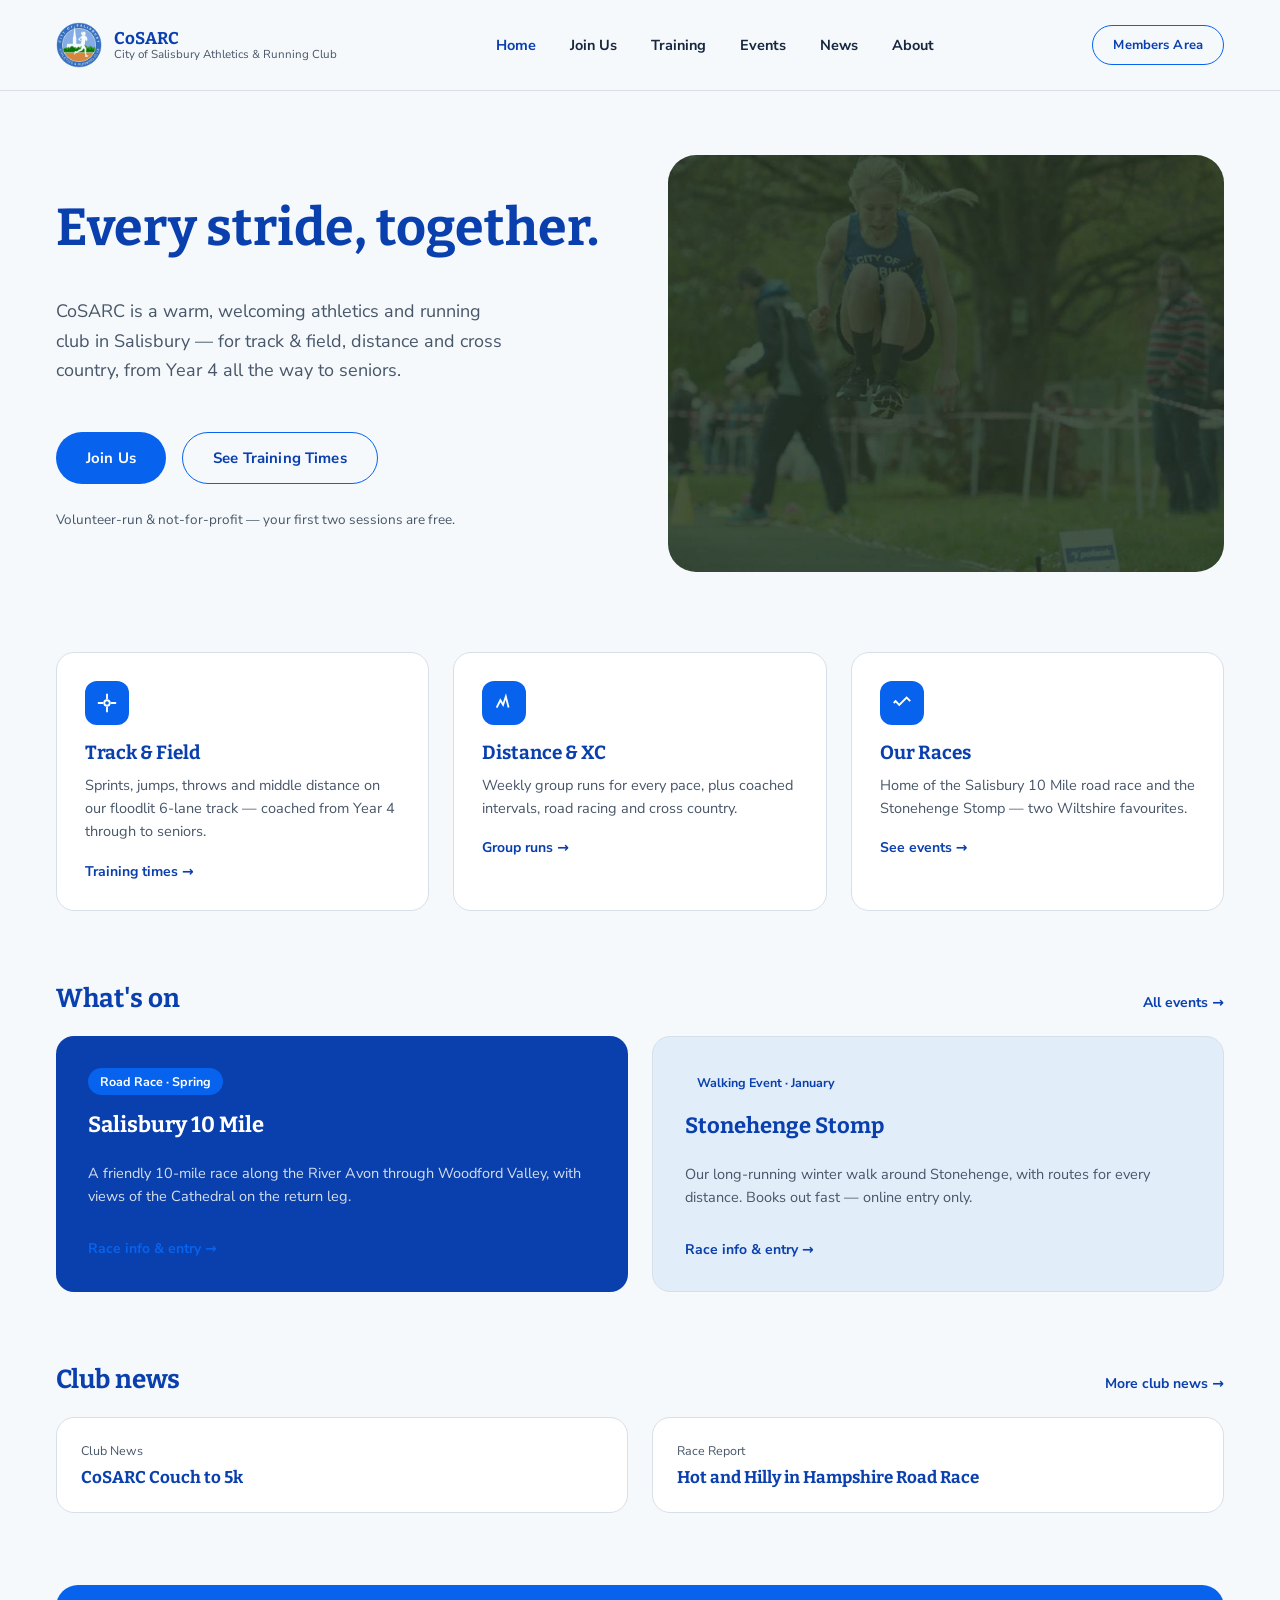
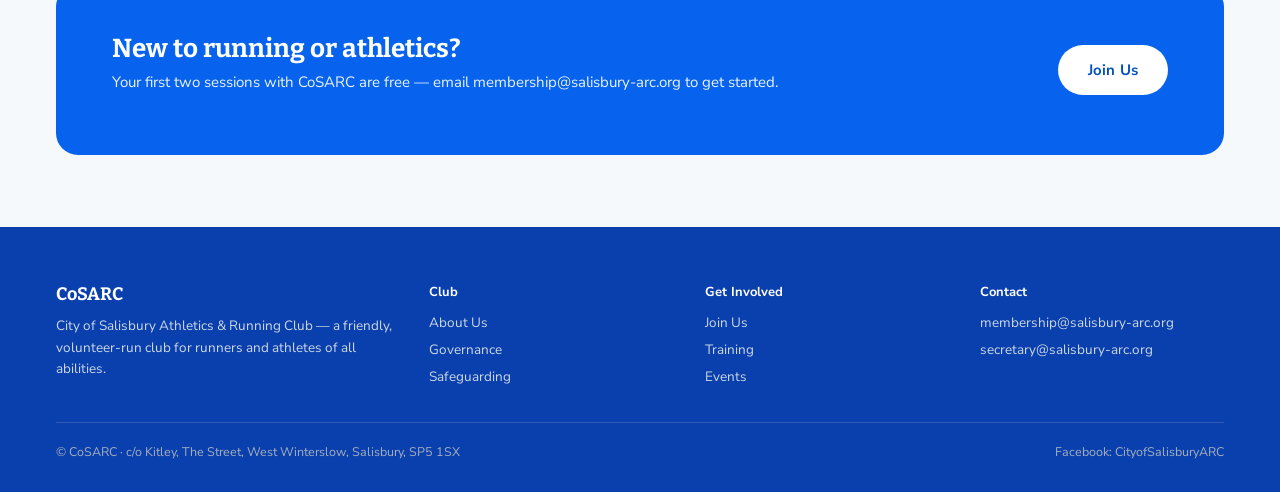
<file: index.html>
<!doctype html>
<html lang="en">
<head>
<meta charset="utf-8">
<meta name="viewport" content="width=device-width, initial-scale=1">
<title>CoSARC — City of Salisbury Athletics & Running Club</title>
<meta name="description" content="A friendly, volunteer-run athletics and running club in Salisbury for track & field, distance and cross country, from Year 4 to seniors.">
<link rel="icon" href="cosarc-logo.png">
<link rel="stylesheet" href="https://fonts.googleapis.com/css2?family=Bitter:wght@600;700&family=Nunito+Sans:wght@400;600;700;800&display=swap">
<link rel="stylesheet" href="styles.css">
</head>
<body>
<div class="site-container">

  <!-- NAV -->
  <div style="display:flex;align-items:center;justify-content:space-between;padding:22px 56px;border-bottom:1px solid var(--line);">
    <a href="index.html" style="display:flex;align-items:center;gap:12px;">
      <img src="cosarc-logo.png" alt="CoSARC logo" style="width:46px;height:46px;border-radius:50%;display:block;">
      <div style="line-height:1.15;">
        <div style="font-family:'Bitter',serif;font-weight:700;font-size:17px;color:var(--green-deep);">CoSARC</div>
        <div style="font-size:11.5px;color:var(--ink-soft);">City of Salisbury Athletics &amp; Running Club</div>
      </div>
    </a>
    <div style="display:flex;align-items:center;gap:34px;">
      <a href="index.html" class="navlink navlink-active">Home</a>
      <a href="join-us.html" class="navlink">Join Us</a>
      <a href="training.html" class="navlink">Training</a>
      <a href="events.html" class="navlink">Events</a>
      <a href="news.html" class="navlink">News</a>
      <a href="about.html" class="navlink">About</a>
    </div>
    <div class="btn btn-ghost" style="font-size:13px;padding:10px 20px;">Members Area</div>
  </div>

  <!-- HERO -->
  <div style="display:flex;align-items:center;gap:56px;padding:64px 56px 80px;">
    <div style="flex:1 1 0;display:flex;flex-direction:column;gap:22px;">
      <h1 style="font-size:52px;line-height:1.14;">Every stride, together.</h1>
      <p style="font-size:18px;line-height:1.65;color:var(--ink-soft);max-width:460px;">CoSARC is a warm, welcoming athletics and running club in Salisbury — for track &amp; field, distance and cross country, from Year 4 all the way to seniors.</p>
      <div style="display:flex;gap:16px;margin-top:6px;">
        <div class="btn btn-primary">Join Us</div>
        <div class="btn btn-ghost">See Training Times</div>
      </div>
      <div style="font-size:13.5px;color:var(--ink-soft);margin-top:4px;">Volunteer-run &amp; not-for-profit — your first two sessions are free.</div>
    </div>
    <div style="flex:1 1 0;aspect-ratio:4/3;background:var(--cream-alt);border-radius:28px;overflow:hidden;">
      <img src="img-hero-home.jpg" alt="A CoSARC athlete competing in the long jump" style="width:100%;height:100%;object-fit:cover;display:block;">
    </div>
  </div>

  <!-- OFFERINGS -->
  <div style="padding:0 56px 72px;">
    <div style="display:grid;grid-template-columns:repeat(3, minmax(0, 1fr));gap:24px;">
      <div class="card">
        <div style="width:44px;height:44px;border-radius:12px;background:var(--terracotta);display:flex;align-items:center;justify-content:center;margin-bottom:16px;">
          <svg width="22" height="22" viewBox="0 0 24 24" fill="none" stroke="#fff" stroke-width="2"><path d="M12 2v6M12 16v6M2 12h6M16 12h6"/><circle cx="12" cy="12" r="3"/></svg>
        </div>
        <h3 style="font-size:19px;">Track &amp; Field</h3>
        <p style="font-size:14.5px;line-height:1.6;color:var(--ink-soft);margin:10px 0 16px;">Sprints, jumps, throws and middle distance on our floodlit 6-lane track — coached from Year 4 through to seniors.</p>
        <a href="training.html#track-field" style="font-size:14px;font-weight:700;">Training times →</a>
      </div>
      <div class="card">
        <div style="width:44px;height:44px;border-radius:12px;background:var(--terracotta);display:flex;align-items:center;justify-content:center;margin-bottom:16px;">
          <svg width="22" height="22" viewBox="0 0 24 24" fill="none" stroke="#fff" stroke-width="2"><path d="M4 17l4-8 3 5 3-9 3 12"/></svg>
        </div>
        <h3 style="font-size:19px;">Distance &amp; XC</h3>
        <p style="font-size:14.5px;line-height:1.6;color:var(--ink-soft);margin:10px 0 16px;">Weekly group runs for every pace, plus coached intervals, road racing and cross country.</p>
        <a href="training.html#distance-xc" style="font-size:14px;font-weight:700;">Group runs →</a>
      </div>
      <div class="card">
        <div style="width:44px;height:44px;border-radius:12px;background:var(--terracotta);display:flex;align-items:center;justify-content:center;margin-bottom:16px;">
          <svg width="22" height="22" viewBox="0 0 24 24" fill="none" stroke="#fff" stroke-width="2"><path d="M3 12l2-2 4 4 8-8 4 4"/></svg>
        </div>
        <h3 style="font-size:19px;">Our Races</h3>
        <p style="font-size:14.5px;line-height:1.6;color:var(--ink-soft);margin:10px 0 16px;">Home of the Salisbury 10 Mile road race and the Stonehenge Stomp — two Wiltshire favourites.</p>
        <a href="events.html" style="font-size:14px;font-weight:700;">See events →</a>
      </div>
    </div>
  </div>

  <!-- EVENTS TEASER -->
  <div style="padding:0 56px 72px;">
    <div style="display:flex;align-items:baseline;justify-content:space-between;margin-bottom:22px;">
      <h2 style="font-size:26px;">What's on</h2>
      <a href="events.html" style="font-size:14px;font-weight:700;">All events →</a>
    </div>
    <div style="display:grid;grid-template-columns:repeat(2, minmax(0, 1fr));gap:24px;">
      <div style="background:var(--green-deep);border-radius:18px;padding:32px;display:flex;flex-direction:column;gap:10px;">
        <span class="tag" style="background:var(--terracotta);color:#fff;width:fit-content;">Road Race · Spring</span>
        <h3 style="color:#fff;font-size:22px;margin-top:6px;">Salisbury 10 Mile</h3>
        <p style="color:oklch(90% 0.02 250);font-size:14.5px;line-height:1.6;">A friendly 10-mile race along the River Avon through Woodford Valley, with views of the Cathedral on the return leg.</p>
        <a href="events.html" style="color:var(--terracotta);font-weight:700;font-size:14px;margin-top:6px;">Race info &amp; entry →</a>
      </div>
      <div style="background:var(--cream-alt);border-radius:18px;padding:32px;display:flex;flex-direction:column;gap:10px;border:1px solid var(--line);">
        <span class="tag" style="width:fit-content;">Walking Event · January</span>
        <h3 style="font-size:22px;margin-top:6px;">Stonehenge Stomp</h3>
        <p style="color:var(--ink-soft);font-size:14.5px;line-height:1.6;">Our long-running winter walk around Stonehenge, with routes for every distance. Books out fast — online entry only.</p>
        <a href="events.html" style="font-weight:700;font-size:14px;margin-top:6px;">Race info &amp; entry →</a>
      </div>
    </div>
  </div>

  <!-- NEWS TEASER -->
  <div style="padding:0 56px 72px;">
    <div style="display:flex;align-items:baseline;justify-content:space-between;margin-bottom:22px;">
      <h2 style="font-size:26px;">Club news</h2>
      <a href="news.html" style="font-size:14px;font-weight:700;">More club news →</a>
    </div>
    <div style="display:grid;grid-template-columns:repeat(2, minmax(0, 1fr));gap:24px;">
      <div class="card" style="padding:24px;">
        <div style="font-size:12.5px;color:var(--ink-soft);margin-bottom:8px;">Club News</div>
        <h3 style="font-size:17px;">CoSARC Couch to 5k</h3>
      </div>
      <div class="card" style="padding:24px;">
        <div style="font-size:12.5px;color:var(--ink-soft);margin-bottom:8px;">Race Report</div>
        <h3 style="font-size:17px;">Hot and Hilly in Hampshire Road Race</h3>
      </div>
    </div>
  </div>

  <!-- CTA BAND -->
  <div style="margin:0 56px 72px;background:var(--terracotta);border-radius:22px;padding:48px 56px;display:flex;align-items:center;justify-content:space-between;gap:24px;">
    <div>
      <h2 style="color:#fff;font-size:26px;">New to running or athletics?</h2>
      <p style="color:oklch(96% 0.015 250);font-size:15px;margin-top:8px;">Your first two sessions with CoSARC are free — email membership@salisbury-arc.org to get started.</p>
    </div>
    <div class="btn" style="background:#fff;color:var(--terracotta-deep);white-space:nowrap;">Join Us</div>
  </div>

  <!-- FOOTER -->
  <div style="background:var(--green-deep);padding:56px 56px 32px;">
    <div style="display:grid;grid-template-columns:1.4fr 1fr 1fr 1fr;gap:32px;padding-bottom:36px;border-bottom:1px solid oklch(97% 0.018 80 / .15);">
      <div>
        <div style="font-family:'Bitter',serif;font-weight:700;font-size:18px;color:#fff;">CoSARC</div>
        <div style="font-size:13.5px;color:oklch(88% 0.02 250);margin-top:10px;line-height:1.6;">City of Salisbury Athletics &amp; Running Club — a friendly, volunteer-run club for runners and athletes of all abilities.</div>
      </div>
      <div>
        <div style="font-size:13px;font-weight:700;color:#fff;margin-bottom:12px;">Club</div>
        <div style="display:flex;flex-direction:column;gap:8px;font-size:13.5px;">
          <a href="about.html#about-us" style="color:oklch(88% 0.02 250);">About Us</a>
          <a href="about.html#governance" style="color:oklch(88% 0.02 250);">Governance</a>
          <a href="about.html#safeguarding" style="color:oklch(88% 0.02 250);">Safeguarding</a>
        </div>
      </div>
      <div>
        <div style="font-size:13px;font-weight:700;color:#fff;margin-bottom:12px;">Get Involved</div>
        <div style="display:flex;flex-direction:column;gap:8px;font-size:13.5px;">
          <a href="join-us.html" style="color:oklch(88% 0.02 250);">Join Us</a>
          <a href="training.html" style="color:oklch(88% 0.02 250);">Training</a>
          <a href="events.html" style="color:oklch(88% 0.02 250);">Events</a>
        </div>
      </div>
      <div>
        <div style="font-size:13px;font-weight:700;color:#fff;margin-bottom:12px;">Contact</div>
        <div style="display:flex;flex-direction:column;gap:8px;font-size:13.5px;">
          <a href="mailto:membership@salisbury-arc.org" style="color:oklch(88% 0.02 250);">membership@salisbury-arc.org</a>
          <a href="mailto:secretary@salisbury-arc.org" style="color:oklch(88% 0.02 250);">secretary@salisbury-arc.org</a>
        </div>
      </div>
    </div>
    <div style="display:flex;justify-content:space-between;padding-top:20px;font-size:12.5px;color:oklch(75% 0.02 250);">
      <div>© CoSARC · c/o Kitley, The Street, West Winterslow, Salisbury, SP5 1SX</div>
      <div>Facebook: CityofSalisburyARC</div>
    </div>
  </div>

</div>
</body>
</html>
</file>
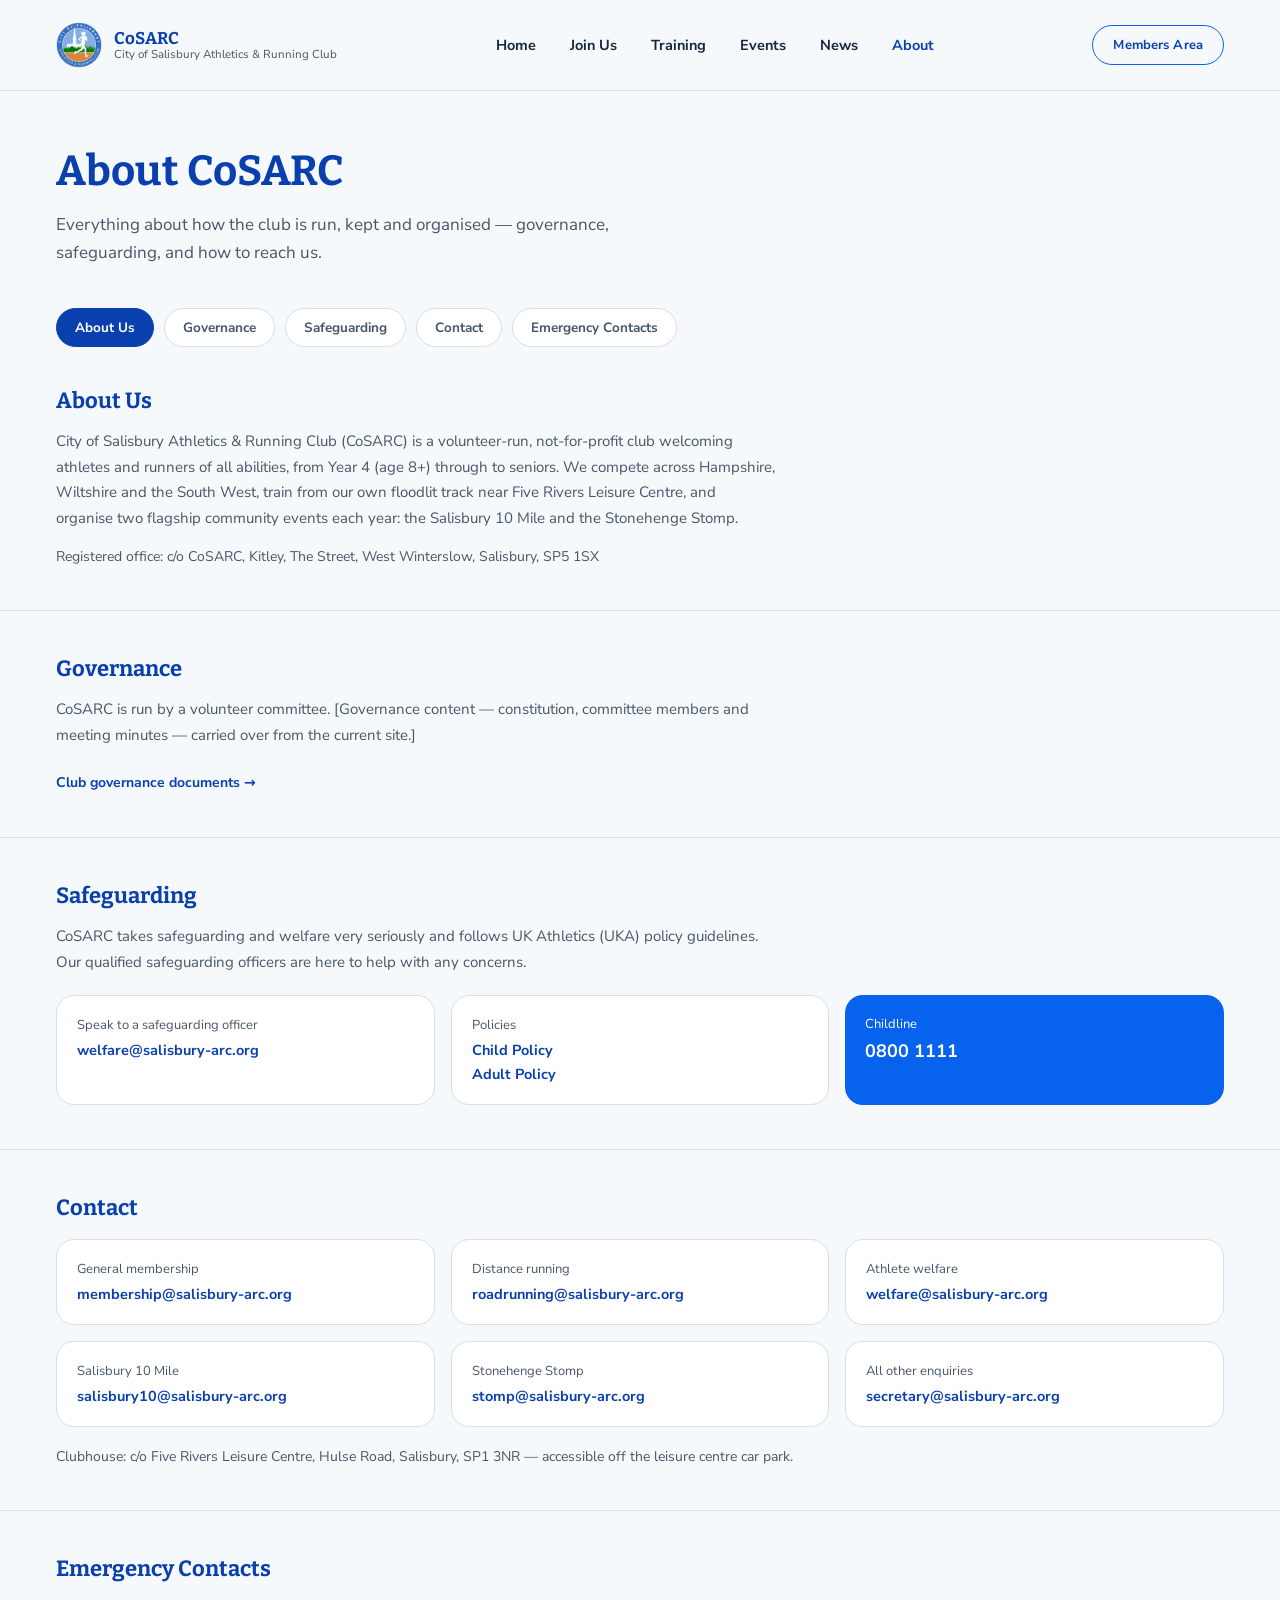
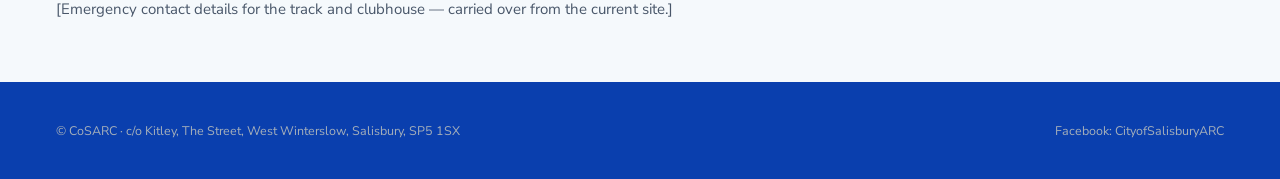
<file: about.html>
<!doctype html>
<html lang="en">
<head>
<meta charset="utf-8">
<meta name="viewport" content="width=device-width, initial-scale=1">
<title>About — CoSARC</title>
<meta name="description" content="About City of Salisbury Athletics & Running Club: governance, safeguarding, contact details and emergency contacts.">
<link rel="icon" href="cosarc-logo.png">
<link rel="stylesheet" href="https://fonts.googleapis.com/css2?family=Bitter:wght@600;700&family=Nunito+Sans:wght@400;600;700;800&display=swap">
<link rel="stylesheet" href="styles.css">
</head>
<body>
<div class="site-container">

  <!-- NAV -->
  <div style="display:flex;align-items:center;justify-content:space-between;padding:22px 56px;border-bottom:1px solid var(--line);">
    <a href="index.html" style="display:flex;align-items:center;gap:12px;">
      <img src="cosarc-logo.png" alt="CoSARC logo" style="width:46px;height:46px;border-radius:50%;display:block;">
      <div style="line-height:1.15;">
        <div style="font-family:'Bitter',serif;font-weight:700;font-size:17px;color:var(--green-deep);">CoSARC</div>
        <div style="font-size:11.5px;color:var(--ink-soft);">City of Salisbury Athletics &amp; Running Club</div>
      </div>
    </a>
    <div style="display:flex;align-items:center;gap:34px;">
      <a href="index.html" class="navlink">Home</a>
      <a href="join-us.html" class="navlink">Join Us</a>
      <a href="training.html" class="navlink">Training</a>
      <a href="events.html" class="navlink">Events</a>
      <a href="news.html" class="navlink">News</a>
      <a href="about.html" class="navlink navlink-active">About</a>
    </div>
    <div class="btn btn-ghost" style="font-size:13px;padding:10px 20px;">Members Area</div>
  </div>

  <!-- PAGE HEADER -->
  <div style="padding:56px 56px 24px;max-width:760px;">
    <h1 style="font-size:42px;line-height:1.15;">About CoSARC</h1>
    <p style="font-size:17px;line-height:1.65;color:var(--ink-soft);margin-top:16px;">Everything about how the club is run, kept and organised — governance, safeguarding, and how to reach us.</p>
  </div>

  <!-- SUB NAV -->
  <div style="display:flex;gap:10px;padding:0 56px 8px;flex-wrap:wrap;">
    <a href="#about-us" class="pill pill-active">About Us</a>
    <a href="#governance" class="pill">Governance</a>
    <a href="#safeguarding" class="pill">Safeguarding</a>
    <a href="#contact" class="pill">Contact</a>
    <a href="#emergency-contacts" class="pill">Emergency Contacts</a>
  </div>

  <!-- ABOUT US -->
  <div id="about-us" class="sect" style="border-top:none;padding-top:32px;">
    <h2 style="font-size:22px;margin-bottom:14px;">About Us</h2>
    <p style="font-size:15px;line-height:1.7;color:var(--ink-soft);max-width:720px;">City of Salisbury Athletics &amp; Running Club (CoSARC) is a volunteer-run, not-for-profit club welcoming athletes and runners of all abilities, from Year 4 (age 8+) through to seniors. We compete across Hampshire, Wiltshire and the South West, train from our own floodlit track near Five Rivers Leisure Centre, and organise two flagship community events each year: the Salisbury 10 Mile and the Stonehenge Stomp.</p>
    <div style="font-size:14px;color:var(--ink-soft);margin-top:16px;">Registered office: c/o CoSARC, Kitley, The Street, West Winterslow, Salisbury, SP5 1SX</div>
  </div>

  <!-- GOVERNANCE -->
  <div id="governance" class="sect">
    <h2 style="font-size:22px;margin-bottom:14px;">Governance</h2>
    <p style="font-size:15px;line-height:1.7;color:var(--ink-soft);max-width:720px;">CoSARC is run by a volunteer committee. [Governance content — constitution, committee members and meeting minutes — carried over from the current site.]</p>
    <a href="#" style="font-size:14px;font-weight:700;margin-top:10px;display:inline-block;">Club governance documents →</a>
  </div>

  <!-- SAFEGUARDING -->
  <div id="safeguarding" class="sect">
    <h2 style="font-size:22px;margin-bottom:14px;">Safeguarding</h2>
    <p style="font-size:15px;line-height:1.7;color:var(--ink-soft);max-width:720px;">CoSARC takes safeguarding and welfare very seriously and follows UK Athletics (UKA) policy guidelines. Our qualified safeguarding officers are here to help with any concerns.</p>
    <div style="display:grid;grid-template-columns:repeat(3, minmax(0, 1fr));gap:16px;margin-top:20px;">
      <div class="card" style="padding:20px;">
        <div style="font-size:13px;color:var(--ink-soft);">Speak to a safeguarding officer</div>
        <a href="mailto:welfare@salisbury-arc.org" style="font-size:14.5px;font-weight:700;margin-top:6px;display:block;">welfare@salisbury-arc.org</a>
      </div>
      <div class="card" style="padding:20px;">
        <div style="font-size:13px;color:var(--ink-soft);">Policies</div>
        <a href="#" style="font-size:14.5px;font-weight:700;margin-top:6px;display:block;">Child Policy</a>
        <a href="#" style="font-size:14.5px;font-weight:700;margin-top:4px;display:block;">Adult Policy</a>
      </div>
      <div class="card" style="padding:20px;background:var(--terracotta);border:none;">
        <div style="font-size:13px;color:#fff;">Childline</div>
        <div style="font-size:18px;font-weight:700;color:#fff;margin-top:6px;">0800 1111</div>
      </div>
    </div>
  </div>

  <!-- CONTACT -->
  <div id="contact" class="sect">
    <h2 style="font-size:22px;margin-bottom:18px;">Contact</h2>
    <div style="display:grid;grid-template-columns:repeat(3, minmax(0, 1fr));gap:16px;">
      <div class="card" style="padding:20px;">
        <div style="font-size:13px;color:var(--ink-soft);">General membership</div>
        <a href="mailto:membership@salisbury-arc.org" style="font-size:14.5px;font-weight:700;margin-top:6px;display:block;">membership@salisbury-arc.org</a>
      </div>
      <div class="card" style="padding:20px;">
        <div style="font-size:13px;color:var(--ink-soft);">Distance running</div>
        <a href="mailto:roadrunning@salisbury-arc.org" style="font-size:14.5px;font-weight:700;margin-top:6px;display:block;">roadrunning@salisbury-arc.org</a>
      </div>
      <div class="card" style="padding:20px;">
        <div style="font-size:13px;color:var(--ink-soft);">Athlete welfare</div>
        <a href="mailto:welfare@salisbury-arc.org" style="font-size:14.5px;font-weight:700;margin-top:6px;display:block;">welfare@salisbury-arc.org</a>
      </div>
      <div class="card" style="padding:20px;">
        <div style="font-size:13px;color:var(--ink-soft);">Salisbury 10 Mile</div>
        <a href="mailto:salisbury10@salisbury-arc.org" style="font-size:14.5px;font-weight:700;margin-top:6px;display:block;">salisbury10@salisbury-arc.org</a>
      </div>
      <div class="card" style="padding:20px;">
        <div style="font-size:13px;color:var(--ink-soft);">Stonehenge Stomp</div>
        <a href="mailto:stomp@salisbury-arc.org" style="font-size:14.5px;font-weight:700;margin-top:6px;display:block;">stomp@salisbury-arc.org</a>
      </div>
      <div class="card" style="padding:20px;">
        <div style="font-size:13px;color:var(--ink-soft);">All other enquiries</div>
        <a href="mailto:secretary@salisbury-arc.org" style="font-size:14.5px;font-weight:700;margin-top:6px;display:block;">secretary@salisbury-arc.org</a>
      </div>
    </div>
    <div style="margin-top:20px;font-size:14px;color:var(--ink-soft);">
      Clubhouse: c/o Five Rivers Leisure Centre, Hulse Road, Salisbury, SP1 3NR — accessible off the leisure centre car park.
    </div>
  </div>

  <!-- EMERGENCY CONTACTS -->
  <div id="emergency-contacts" class="sect">
    <h2 style="font-size:22px;margin-bottom:14px;">Emergency Contacts</h2>
    <p style="font-size:15px;line-height:1.7;color:var(--ink-soft);max-width:720px;">[Emergency contact details for the track and clubhouse — carried over from the current site.]</p>
  </div>

  <!-- FOOTER -->
  <div style="background:var(--green-deep);padding:40px 56px;display:flex;justify-content:space-between;font-size:12.5px;color:oklch(75% 0.02 250);">
    <div>© CoSARC · c/o Kitley, The Street, West Winterslow, Salisbury, SP5 1SX</div>
    <div>Facebook: CityofSalisburyARC</div>
  </div>

</div>
</body>
</html>
</file>
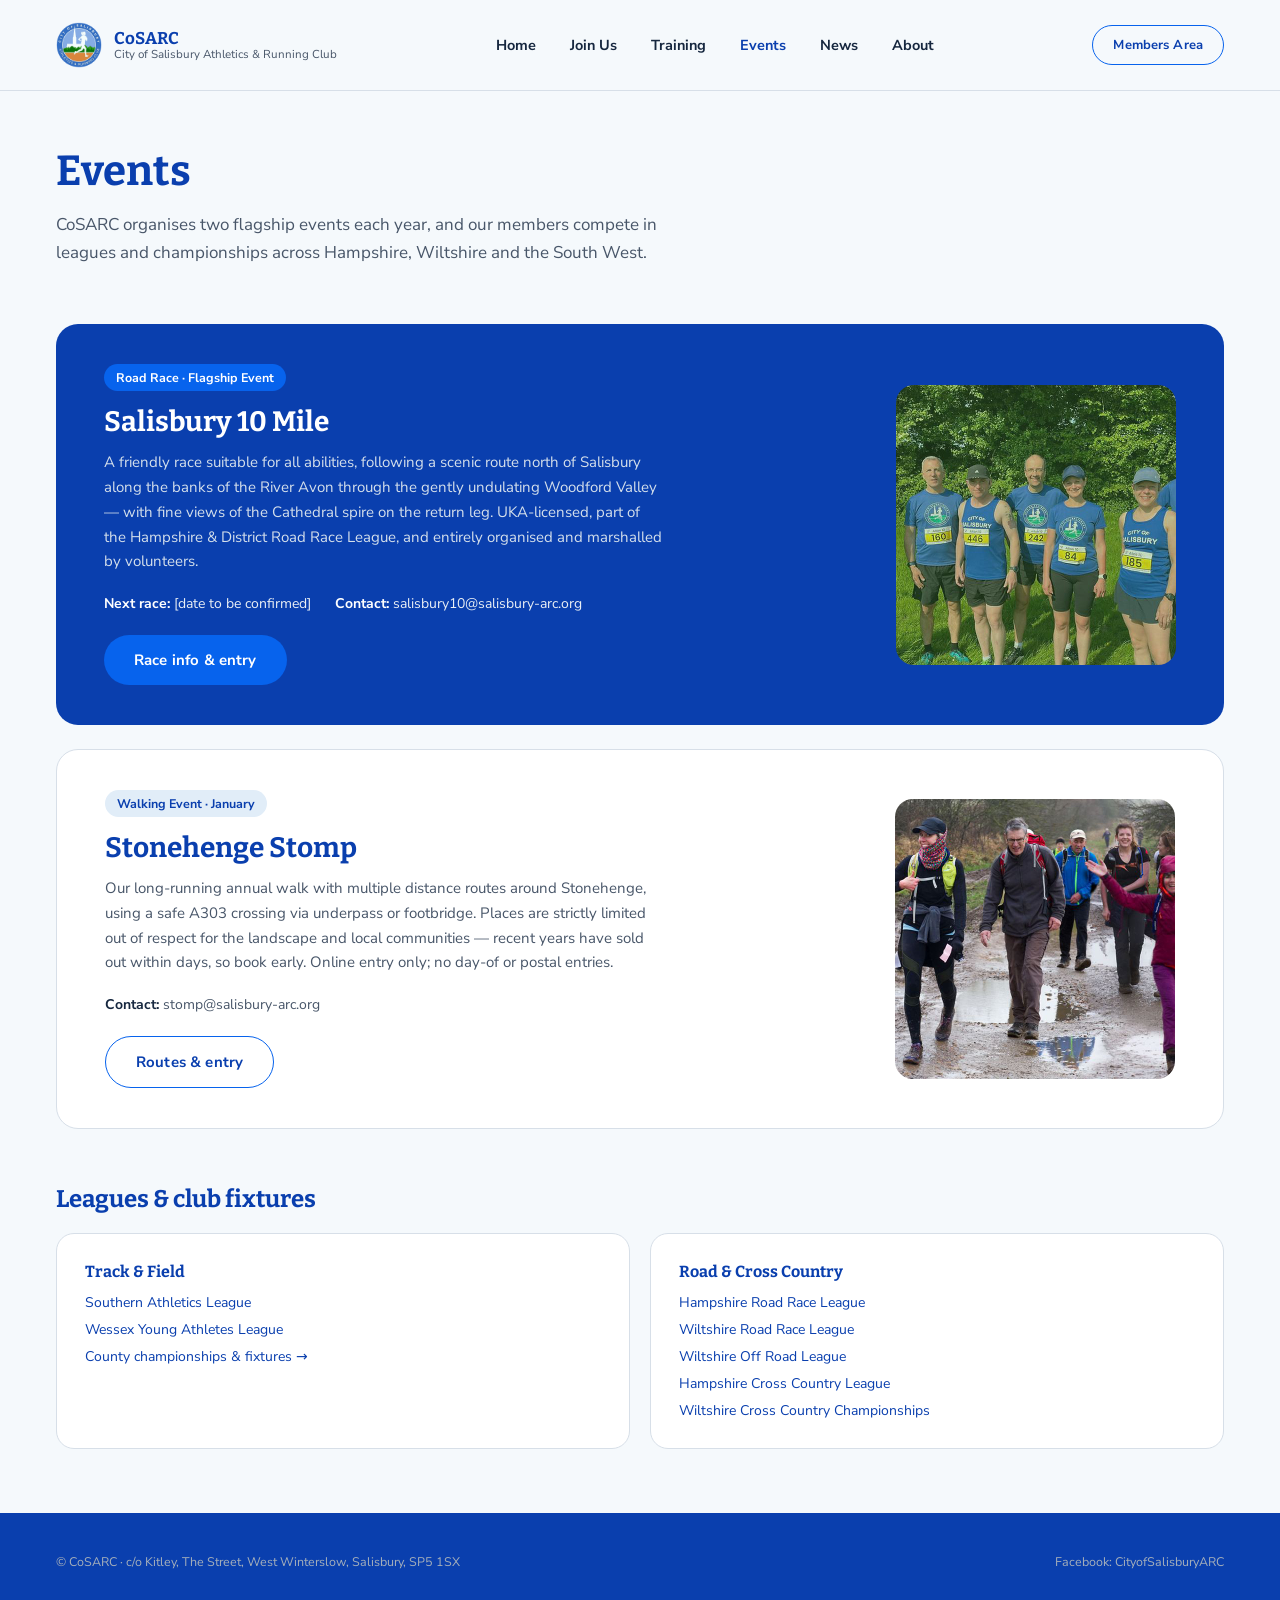
<file: events.html>
<!doctype html>
<html lang="en">
<head>
<meta charset="utf-8">
<meta name="viewport" content="width=device-width, initial-scale=1">
<title>Events — CoSARC</title>
<meta name="description" content="The Salisbury 10 Mile and the Stonehenge Stomp, plus the leagues and fixtures CoSARC members compete in.">
<link rel="icon" href="cosarc-logo.png">
<link rel="stylesheet" href="https://fonts.googleapis.com/css2?family=Bitter:wght@600;700&family=Nunito+Sans:wght@400;600;700;800&display=swap">
<link rel="stylesheet" href="styles.css">
</head>
<body>
<div class="site-container">

  <!-- NAV -->
  <div style="display:flex;align-items:center;justify-content:space-between;padding:22px 56px;border-bottom:1px solid var(--line);">
    <a href="index.html" style="display:flex;align-items:center;gap:12px;">
      <img src="cosarc-logo.png" alt="CoSARC logo" style="width:46px;height:46px;border-radius:50%;display:block;">
      <div style="line-height:1.15;">
        <div style="font-family:'Bitter',serif;font-weight:700;font-size:17px;color:var(--green-deep);">CoSARC</div>
        <div style="font-size:11.5px;color:var(--ink-soft);">City of Salisbury Athletics &amp; Running Club</div>
      </div>
    </a>
    <div style="display:flex;align-items:center;gap:34px;">
      <a href="index.html" class="navlink">Home</a>
      <a href="join-us.html" class="navlink">Join Us</a>
      <a href="training.html" class="navlink">Training</a>
      <a href="events.html" class="navlink navlink-active">Events</a>
      <a href="news.html" class="navlink">News</a>
      <a href="about.html" class="navlink">About</a>
    </div>
    <div class="btn btn-ghost" style="font-size:13px;padding:10px 20px;">Members Area</div>
  </div>

  <!-- PAGE HEADER -->
  <div style="padding:56px 56px 40px;max-width:760px;">
    <h1 style="font-size:42px;line-height:1.15;">Events</h1>
    <p style="font-size:17px;line-height:1.65;color:var(--ink-soft);margin-top:16px;">CoSARC organises two flagship events each year, and our members compete in leagues and championships across Hampshire, Wiltshire and the South West.</p>
  </div>

  <!-- FLAGSHIP EVENTS -->
  <div style="padding:0 56px 56px;display:flex;flex-direction:column;gap:24px;">

    <div style="background:var(--green-deep);border-radius:22px;padding:40px 48px;display:flex;gap:40px;align-items:center;">
      <div style="flex:1 1 0;">
        <span class="tag" style="background:var(--terracotta);color:#fff;">Road Race · Flagship Event</span>
        <h2 style="color:#fff;font-size:28px;margin-top:14px;">Salisbury 10 Mile</h2>
        <p style="color:oklch(90% 0.02 250);font-size:15px;line-height:1.65;margin-top:12px;max-width:560px;">A friendly race suitable for all abilities, following a scenic route north of Salisbury along the banks of the River Avon through the gently undulating Woodford Valley — with fine views of the Cathedral spire on the return leg. UKA-licensed, part of the Hampshire &amp; District Road Race League, and entirely organised and marshalled by volunteers.</p>
        <div style="display:flex;gap:24px;margin-top:20px;flex-wrap:wrap;">
          <div style="color:oklch(95% 0.01 250);font-size:14px;"><strong style="color:#fff;">Next race:</strong> [date to be confirmed]</div>
          <div style="color:oklch(95% 0.01 250);font-size:14px;"><strong style="color:#fff;">Contact:</strong> salisbury10@salisbury-arc.org</div>
        </div>
        <a class="btn btn-primary" style="margin-top:22px;width:fit-content;" href="mailto:salisbury10@salisbury-arc.org">Race info &amp; entry</a>
      </div>
      <div style="width:280px;aspect-ratio:1/1;border-radius:18px;background:oklch(38% 0.05 250);flex-shrink:0;overflow:hidden;">
        <img src="img-salisbury10.jpg" alt="CoSARC club runners together after a road race" style="width:100%;height:100%;object-fit:cover;display:block;">
      </div>
    </div>

    <div style="background:#fff;border:1px solid var(--line);border-radius:22px;padding:40px 48px;display:flex;gap:40px;align-items:center;">
      <div style="width:280px;aspect-ratio:1/1;border-radius:18px;background:var(--cream-alt);flex-shrink:0;overflow:hidden;order:2;">
        <img src="img-stomp.jpg" alt="Walkers smiling on a muddy track during the Stonehenge Stomp" style="width:100%;height:100%;object-fit:cover;display:block;">
      </div>
      <div style="flex:1 1 0;order:1;">
        <span class="tag">Walking Event · January</span>
        <h2 style="font-size:28px;margin-top:14px;">Stonehenge Stomp</h2>
        <p style="color:var(--ink-soft);font-size:15px;line-height:1.65;margin-top:12px;max-width:560px;">Our long-running annual walk with multiple distance routes around Stonehenge, using a safe A303 crossing via underpass or footbridge. Places are strictly limited out of respect for the landscape and local communities — recent years have sold out within days, so book early. Online entry only; no day-of or postal entries.</p>
        <div style="margin-top:20px;">
          <div style="color:var(--ink-soft);font-size:14px;"><strong style="color:var(--ink);">Contact:</strong> stomp@salisbury-arc.org</div>
        </div>
        <a class="btn btn-ghost" style="margin-top:22px;width:fit-content;" href="mailto:stomp@salisbury-arc.org">Routes &amp; entry</a>
      </div>
    </div>

  </div>

  <!-- LEAGUES & FIXTURES -->
  <div style="padding:0 56px 64px;">
    <h2 style="font-size:24px;margin-bottom:20px;">Leagues &amp; club fixtures</h2>
    <div style="display:grid;grid-template-columns:repeat(2, minmax(0, 1fr));gap:20px;">
      <div class="card">
        <h3 style="font-size:16px;">Track &amp; Field</h3>
        <div style="display:flex;flex-direction:column;gap:8px;margin-top:12px;font-size:14px;">
          <a href="#">Southern Athletics League</a>
          <a href="#">Wessex Young Athletes League</a>
          <a href="#">County championships &amp; fixtures →</a>
        </div>
      </div>
      <div class="card">
        <h3 style="font-size:16px;">Road &amp; Cross Country</h3>
        <div style="display:flex;flex-direction:column;gap:8px;margin-top:12px;font-size:14px;">
          <a href="https://hrrl.co.uk/" target="_blank" rel="noopener">Hampshire Road Race League</a>
          <a href="https://wiltshire-athletics.org.uk/road-running/wiltshire-road-race-league/" target="_blank" rel="noopener">Wiltshire Road Race League</a>
          <a href="https://wiltshire-athletics.org.uk/wiltshire-off-road-league/" target="_blank" rel="noopener">Wiltshire Off Road League</a>
          <a href="https://www.hampshireathletics.org.uk/events/hxcl.html" target="_blank" rel="noopener">Hampshire Cross Country League</a>
          <a href="https://wiltshire-athletics.org.uk/cross-country/" target="_blank" rel="noopener">Wiltshire Cross Country Championships</a>
        </div>
      </div>
    </div>
  </div>

  <!-- FOOTER -->
  <div style="background:var(--green-deep);padding:40px 56px;display:flex;justify-content:space-between;font-size:12.5px;color:oklch(75% 0.02 250);">
    <div>© CoSARC · c/o Kitley, The Street, West Winterslow, Salisbury, SP5 1SX</div>
    <div>Facebook: CityofSalisburyARC</div>
  </div>

</div>
</body>
</html>
</file>
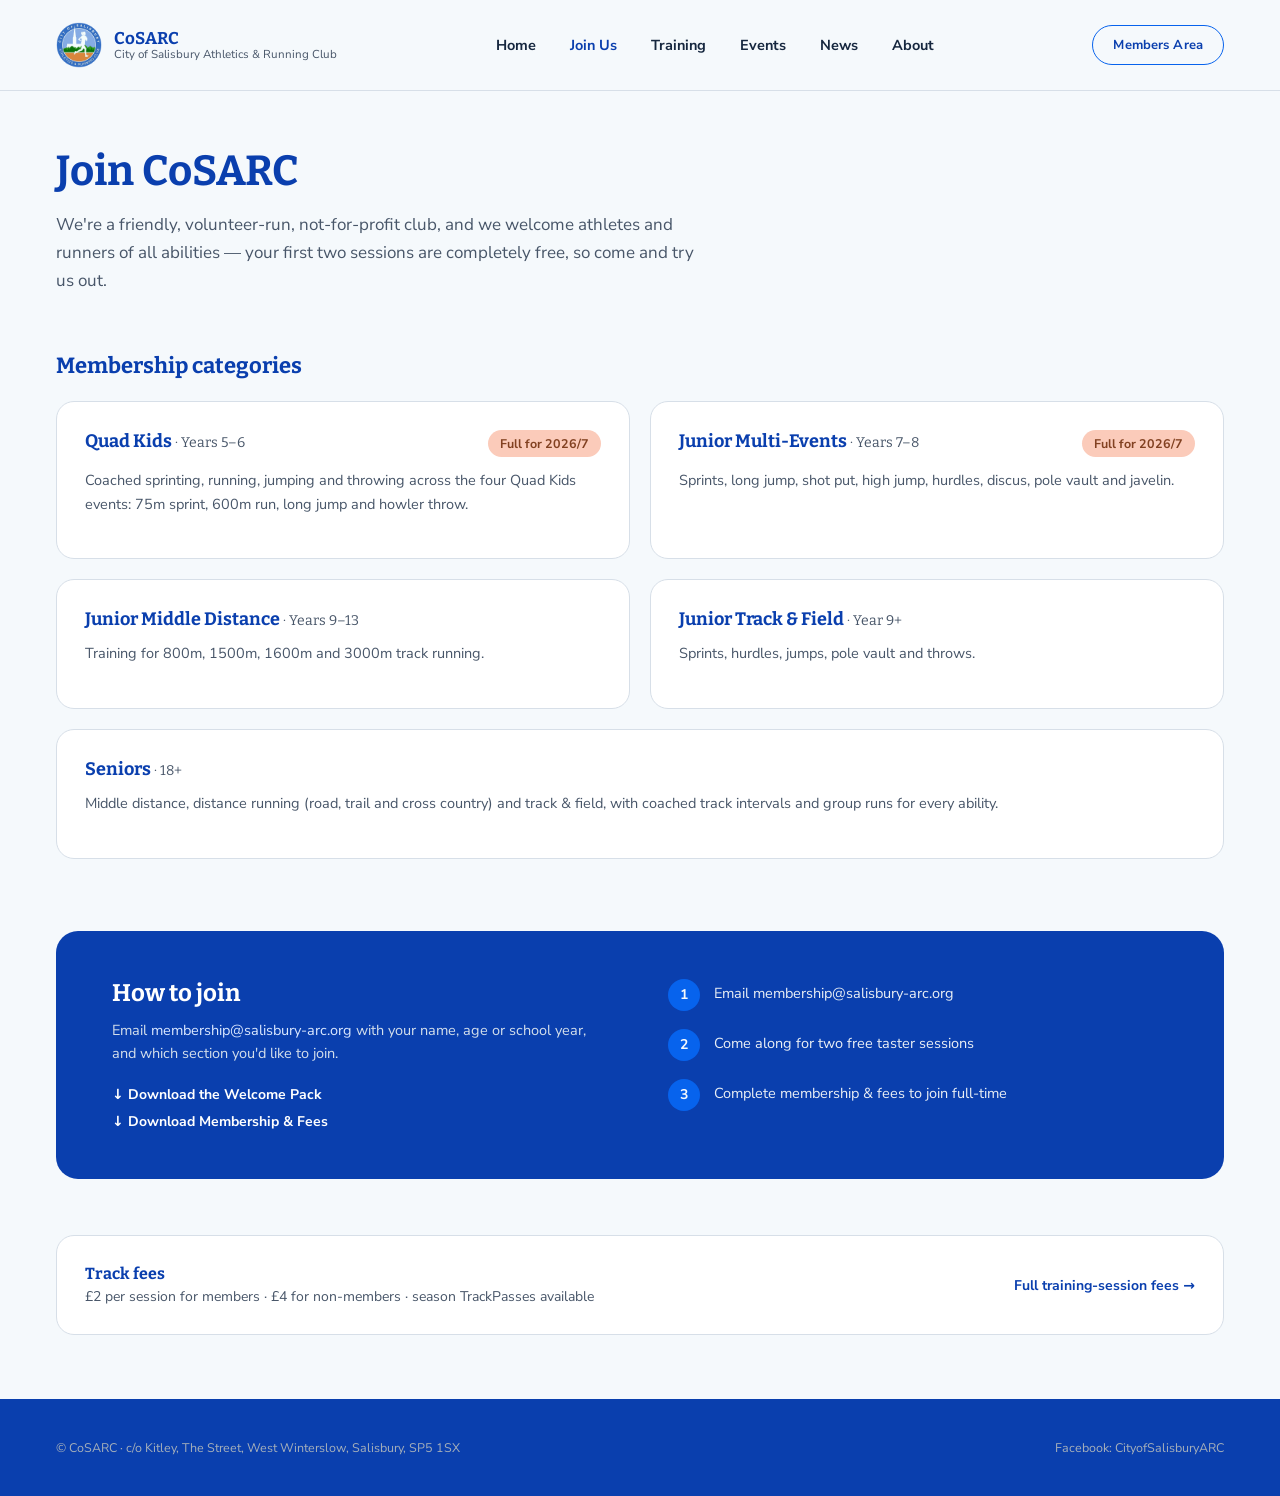
<file: join-us.html>
<!doctype html>
<html lang="en">
<head>
<meta charset="utf-8">
<meta name="viewport" content="width=device-width, initial-scale=1">
<title>Join Us — CoSARC</title>
<meta name="description" content="How to join City of Salisbury Athletics & Running Club: membership categories, fees and how to get started. First two sessions free.">
<link rel="icon" href="cosarc-logo.png">
<link rel="stylesheet" href="https://fonts.googleapis.com/css2?family=Bitter:wght@600;700&family=Nunito+Sans:wght@400;600;700;800&display=swap">
<link rel="stylesheet" href="styles.css">
</head>
<body>
<div class="site-container">

  <!-- NAV -->
  <div style="display:flex;align-items:center;justify-content:space-between;padding:22px 56px;border-bottom:1px solid var(--line);">
    <a href="index.html" style="display:flex;align-items:center;gap:12px;">
      <img src="cosarc-logo.png" alt="CoSARC logo" style="width:46px;height:46px;border-radius:50%;display:block;">
      <div style="line-height:1.15;">
        <div style="font-family:'Bitter',serif;font-weight:700;font-size:17px;color:var(--green-deep);">CoSARC</div>
        <div style="font-size:11.5px;color:var(--ink-soft);">City of Salisbury Athletics &amp; Running Club</div>
      </div>
    </a>
    <div style="display:flex;align-items:center;gap:34px;">
      <a href="index.html" class="navlink">Home</a>
      <a href="join-us.html" class="navlink navlink-active">Join Us</a>
      <a href="training.html" class="navlink">Training</a>
      <a href="events.html" class="navlink">Events</a>
      <a href="news.html" class="navlink">News</a>
      <a href="about.html" class="navlink">About</a>
    </div>
    <div class="btn btn-ghost" style="font-size:13px;padding:10px 20px;">Members Area</div>
  </div>

  <!-- PAGE HEADER -->
  <div style="padding:56px 56px 40px;max-width:760px;">
    <h1 style="font-size:42px;line-height:1.15;">Join CoSARC</h1>
    <p style="font-size:17px;line-height:1.65;color:var(--ink-soft);margin-top:16px;">We're a friendly, volunteer-run, not-for-profit club, and we welcome athletes and runners of all abilities — your first two sessions are completely free, so come and try us out.</p>
  </div>

  <!-- MEMBERSHIP CATEGORIES -->
  <div style="padding:0 56px 16px;">
    <h2 style="font-size:22px;margin-bottom:22px;">Membership categories</h2>
    <div style="display:grid;grid-template-columns:repeat(2, minmax(0, 1fr));gap:20px;">

      <div class="card">
        <div style="display:flex;justify-content:space-between;align-items:flex-start;gap:12px;">
          <h3 style="font-size:18px;">Quad Kids <span style="color:var(--ink-soft);font-weight:400;font-size:14px;">· Years 5–6</span></h3>
          <span class="tag-full">Full for 2026/7</span>
        </div>
        <p style="font-size:14.5px;line-height:1.6;color:var(--ink-soft);margin-top:12px;">Coached sprinting, running, jumping and throwing across the four Quad Kids events: 75m sprint, 600m run, long jump and howler throw.</p>
      </div>

      <div class="card">
        <div style="display:flex;justify-content:space-between;align-items:flex-start;gap:12px;">
          <h3 style="font-size:18px;">Junior Multi-Events <span style="color:var(--ink-soft);font-weight:400;font-size:14px;">· Years 7–8</span></h3>
          <span class="tag-full">Full for 2026/7</span>
        </div>
        <p style="font-size:14.5px;line-height:1.6;color:var(--ink-soft);margin-top:12px;">Sprints, long jump, shot put, high jump, hurdles, discus, pole vault and javelin.</p>
      </div>

      <div class="card">
        <h3 style="font-size:18px;">Junior Middle Distance <span style="color:var(--ink-soft);font-weight:400;font-size:14px;">· Years 9–13</span></h3>
        <p style="font-size:14.5px;line-height:1.6;color:var(--ink-soft);margin-top:12px;">Training for 800m, 1500m, 1600m and 3000m track running.</p>
      </div>

      <div class="card">
        <h3 style="font-size:18px;">Junior Track &amp; Field <span style="color:var(--ink-soft);font-weight:400;font-size:14px;">· Year 9+</span></h3>
        <p style="font-size:14.5px;line-height:1.6;color:var(--ink-soft);margin-top:12px;">Sprints, hurdles, jumps, pole vault and throws.</p>
      </div>

      <div class="card" style="grid-column:1 / -1;">
        <h3 style="font-size:18px;">Seniors <span style="color:var(--ink-soft);font-weight:400;font-size:14px;">· 18+</span></h3>
        <p style="font-size:14.5px;line-height:1.6;color:var(--ink-soft);margin-top:12px;">Middle distance, distance running (road, trail and cross country) and track &amp; field, with coached track intervals and group runs for every ability.</p>
      </div>

    </div>
  </div>

  <!-- HOW TO JOIN -->
  <div style="padding:56px 56px;">
    <div style="background:var(--green-deep);border-radius:22px;padding:48px 56px;display:flex;gap:56px;">
      <div style="flex:1 1 0;">
        <h2 style="color:#fff;font-size:24px;">How to join</h2>
        <p style="color:oklch(90% 0.02 250);font-size:14.5px;line-height:1.6;margin-top:12px;">Email <a href="mailto:membership@salisbury-arc.org" style="color:var(--amber);">membership@salisbury-arc.org</a> with your name, age or school year, and which section you'd like to join.</p>
        <div style="display:flex;flex-direction:column;gap:8px;margin-top:20px;">
          <a href="#" style="color:#fff;font-size:14px;font-weight:700;">↓ Download the Welcome Pack</a>
          <a href="#" style="color:#fff;font-size:14px;font-weight:700;">↓ Download Membership &amp; Fees</a>
        </div>
      </div>
      <div style="flex:1 1 0;display:flex;flex-direction:column;gap:18px;">
        <div style="display:flex;gap:14px;align-items:flex-start;">
          <div class="step-num">1</div>
          <div style="color:oklch(95% 0.01 250);font-size:14.5px;line-height:1.5;padding-top:4px;">Email membership@salisbury-arc.org</div>
        </div>
        <div style="display:flex;gap:14px;align-items:flex-start;">
          <div class="step-num">2</div>
          <div style="color:oklch(95% 0.01 250);font-size:14.5px;line-height:1.5;padding-top:4px;">Come along for two free taster sessions</div>
        </div>
        <div style="display:flex;gap:14px;align-items:flex-start;">
          <div class="step-num">3</div>
          <div style="color:oklch(95% 0.01 250);font-size:14.5px;line-height:1.5;padding-top:4px;">Complete membership &amp; fees to join full-time</div>
        </div>
      </div>
    </div>
  </div>

  <!-- FEES NOTE -->
  <div style="padding:0 56px 64px;">
    <div class="card" style="display:flex;justify-content:space-between;align-items:center;flex-wrap:wrap;gap:16px;">
      <div>
        <h3 style="font-size:16px;">Track fees</h3>
        <div style="font-size:14px;color:var(--ink-soft);margin-top:4px;">£2 per session for members · £4 for non-members · season TrackPasses available</div>
      </div>
      <a href="training.html" style="font-size:14px;font-weight:700;">Full training-session fees →</a>
    </div>
  </div>

  <!-- FOOTER -->
  <div style="background:var(--green-deep);padding:40px 56px;display:flex;justify-content:space-between;font-size:12.5px;color:oklch(75% 0.02 250);">
    <div>© CoSARC · c/o Kitley, The Street, West Winterslow, Salisbury, SP5 1SX</div>
    <div>Facebook: CityofSalisburyARC</div>
  </div>

</div>
</body>
</html>
</file>
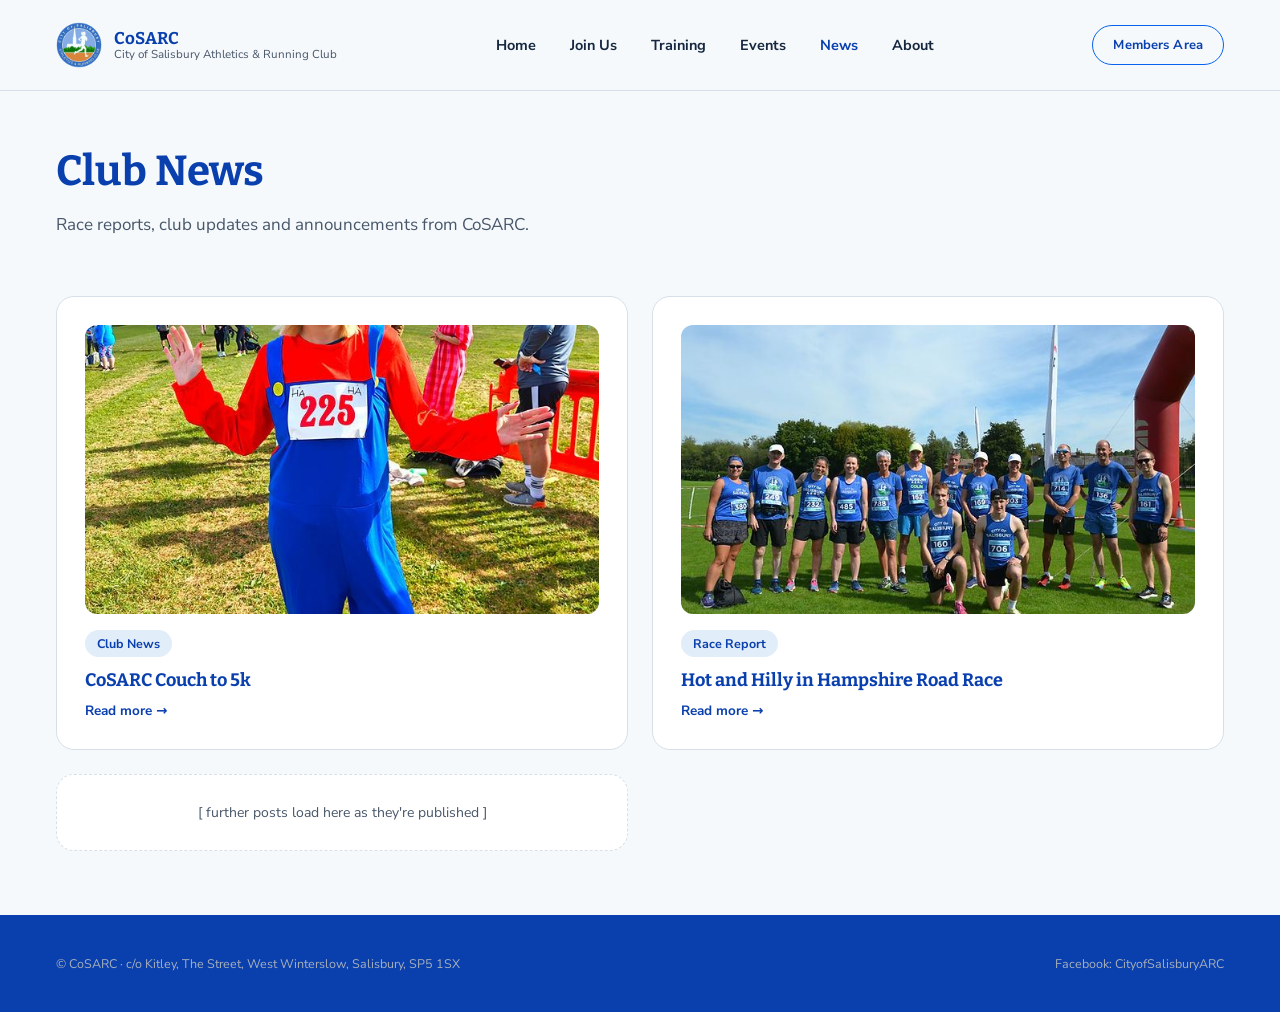
<file: news.html>
<!doctype html>
<html lang="en">
<head>
<meta charset="utf-8">
<meta name="viewport" content="width=device-width, initial-scale=1">
<title>Club News — CoSARC</title>
<meta name="description" content="Race reports, club updates and announcements from City of Salisbury Athletics & Running Club.">
<link rel="icon" href="cosarc-logo.png">
<link rel="stylesheet" href="https://fonts.googleapis.com/css2?family=Bitter:wght@600;700&family=Nunito+Sans:wght@400;600;700;800&display=swap">
<link rel="stylesheet" href="styles.css">
</head>
<body>
<div class="site-container">

  <!-- NAV -->
  <div style="display:flex;align-items:center;justify-content:space-between;padding:22px 56px;border-bottom:1px solid var(--line);">
    <a href="index.html" style="display:flex;align-items:center;gap:12px;">
      <img src="cosarc-logo.png" alt="CoSARC logo" style="width:46px;height:46px;border-radius:50%;display:block;">
      <div style="line-height:1.15;">
        <div style="font-family:'Bitter',serif;font-weight:700;font-size:17px;color:var(--green-deep);">CoSARC</div>
        <div style="font-size:11.5px;color:var(--ink-soft);">City of Salisbury Athletics &amp; Running Club</div>
      </div>
    </a>
    <div style="display:flex;align-items:center;gap:34px;">
      <a href="index.html" class="navlink">Home</a>
      <a href="join-us.html" class="navlink">Join Us</a>
      <a href="training.html" class="navlink">Training</a>
      <a href="events.html" class="navlink">Events</a>
      <a href="news.html" class="navlink navlink-active">News</a>
      <a href="about.html" class="navlink">About</a>
    </div>
    <div class="btn btn-ghost" style="font-size:13px;padding:10px 20px;">Members Area</div>
  </div>

  <!-- PAGE HEADER -->
  <div style="padding:56px 56px 40px;max-width:760px;">
    <h1 style="font-size:42px;line-height:1.15;">Club News</h1>
    <p style="font-size:17px;line-height:1.65;color:var(--ink-soft);margin-top:16px;">Race reports, club updates and announcements from CoSARC.</p>
  </div>

  <!-- NEWS LIST -->
  <div style="padding:0 56px 64px;">
    <div style="display:grid;grid-template-columns:repeat(2, minmax(0, 1fr));gap:24px;">

      <div class="card">
        <div style="aspect-ratio:16/9;background:var(--cream-alt);border-radius:12px;margin-bottom:16px;overflow:hidden;">
          <img src="img-news-couch-to-5k.jpg" alt="A CoSARC Couch to 5k runner in fancy dress" style="width:100%;height:100%;object-fit:cover;display:block;">
        </div>
        <span class="tag">Club News</span>
        <h3 style="font-size:18px;margin-top:12px;">CoSARC Couch to 5k</h3>
        <a href="#" style="font-size:13.5px;font-weight:700;margin-top:10px;display:inline-block;">Read more →</a>
      </div>

      <div class="card">
        <div style="aspect-ratio:16/9;background:var(--cream-alt);border-radius:12px;margin-bottom:16px;overflow:hidden;">
          <img src="img-news-hot-and-hilly.jpg" alt="CoSARC club runners at the Hot and Hilly in Hampshire road race" style="width:100%;height:100%;object-fit:cover;display:block;">
        </div>
        <span class="tag">Race Report</span>
        <h3 style="font-size:18px;margin-top:12px;">Hot and Hilly in Hampshire Road Race</h3>
        <a href="#" style="font-size:13.5px;font-weight:700;margin-top:10px;display:inline-block;">Read more →</a>
      </div>

      <div class="card" style="display:flex;align-items:center;justify-content:center;border-style:dashed;color:var(--ink-soft);font-size:14px;">
        [ further posts load here as they're published ]
      </div>

    </div>
  </div>

  <!-- FOOTER -->
  <div style="background:var(--green-deep);padding:40px 56px;display:flex;justify-content:space-between;font-size:12.5px;color:oklch(75% 0.02 250);">
    <div>© CoSARC · c/o Kitley, The Street, West Winterslow, Salisbury, SP5 1SX</div>
    <div>Facebook: CityofSalisburyARC</div>
  </div>

</div>
</body>
</html>
</file>
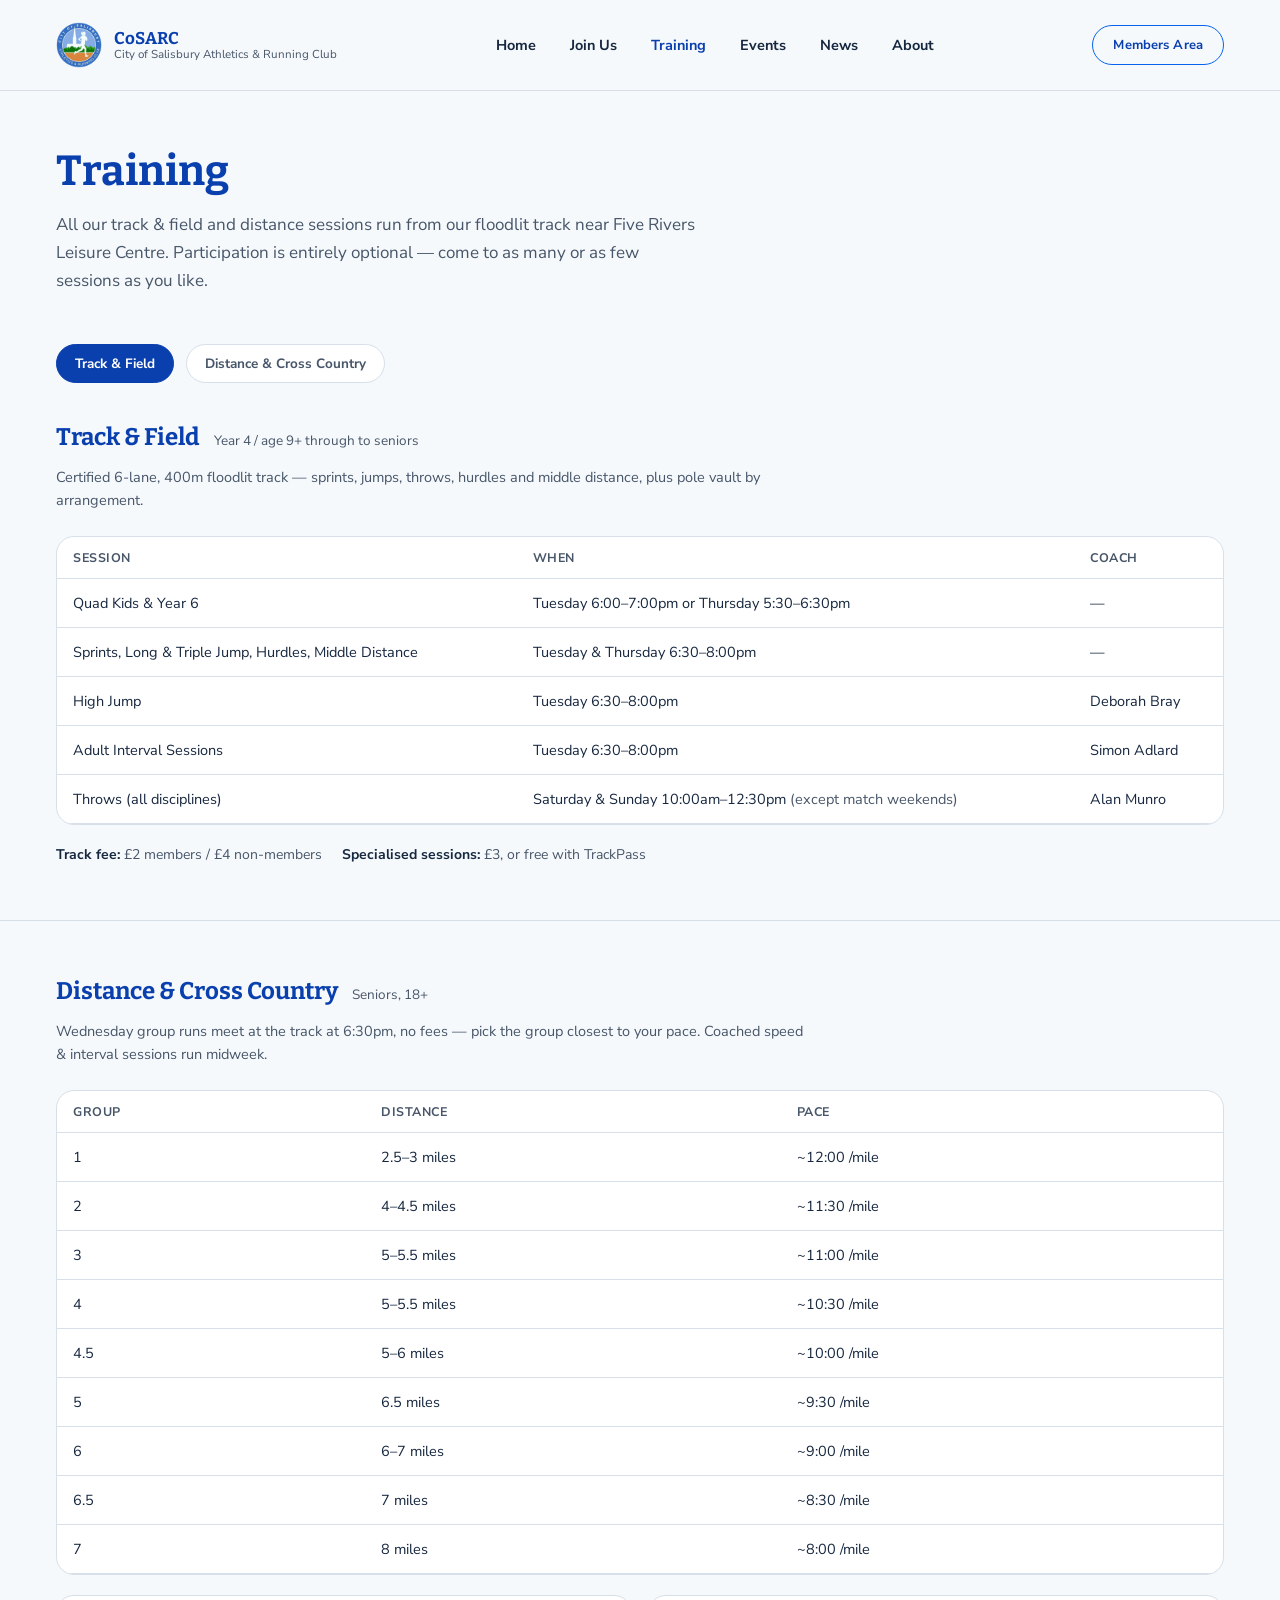
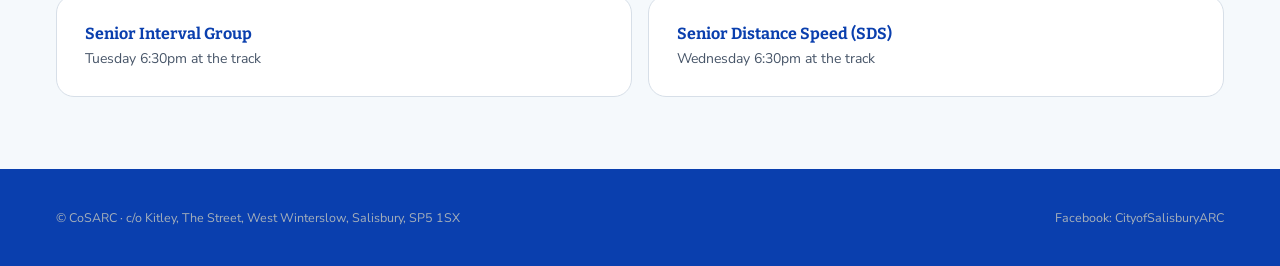
<file: training.html>
<!doctype html>
<html lang="en">
<head>
<meta charset="utf-8">
<meta name="viewport" content="width=device-width, initial-scale=1">
<title>Training — CoSARC</title>
<meta name="description" content="CoSARC training times and locations for Track & Field and Distance & Cross Country sessions in Salisbury.">
<link rel="icon" href="cosarc-logo.png">
<link rel="stylesheet" href="https://fonts.googleapis.com/css2?family=Bitter:wght@600;700&family=Nunito+Sans:wght@400;600;700;800&display=swap">
<link rel="stylesheet" href="styles.css">
</head>
<body>
<div class="site-container">

  <!-- NAV -->
  <div style="display:flex;align-items:center;justify-content:space-between;padding:22px 56px;border-bottom:1px solid var(--line);">
    <a href="index.html" style="display:flex;align-items:center;gap:12px;">
      <img src="cosarc-logo.png" alt="CoSARC logo" style="width:46px;height:46px;border-radius:50%;display:block;">
      <div style="line-height:1.15;">
        <div style="font-family:'Bitter',serif;font-weight:700;font-size:17px;color:var(--green-deep);">CoSARC</div>
        <div style="font-size:11.5px;color:var(--ink-soft);">City of Salisbury Athletics &amp; Running Club</div>
      </div>
    </a>
    <div style="display:flex;align-items:center;gap:34px;">
      <a href="index.html" class="navlink">Home</a>
      <a href="join-us.html" class="navlink">Join Us</a>
      <a href="training.html" class="navlink navlink-active">Training</a>
      <a href="events.html" class="navlink">Events</a>
      <a href="news.html" class="navlink">News</a>
      <a href="about.html" class="navlink">About</a>
    </div>
    <div class="btn btn-ghost" style="font-size:13px;padding:10px 20px;">Members Area</div>
  </div>

  <!-- PAGE HEADER -->
  <div style="padding:56px 56px 32px;max-width:760px;">
    <h1 style="font-size:42px;line-height:1.15;">Training</h1>
    <p style="font-size:17px;line-height:1.65;color:var(--ink-soft);margin-top:16px;">All our track &amp; field and distance sessions run from our floodlit track near Five Rivers Leisure Centre. Participation is entirely optional — come to as many or as few sessions as you like.</p>
  </div>

  <!-- SUB NAV -->
  <div style="display:flex;gap:12px;padding:0 56px 40px;">
    <a href="#track-field" class="pill pill-active">Track &amp; Field</a>
    <a href="#distance-xc" class="pill">Distance &amp; Cross Country</a>
  </div>

  <!-- TRACK & FIELD -->
  <div id="track-field" style="padding:0 56px 24px;">
    <div style="display:flex;align-items:baseline;gap:14px;margin-bottom:6px;">
      <h2 style="font-size:24px;">Track &amp; Field</h2>
      <span style="font-size:13.5px;color:var(--ink-soft);">Year 4 / age 9+ through to seniors</span>
    </div>
    <p style="font-size:14.5px;color:var(--ink-soft);line-height:1.6;max-width:760px;margin-bottom:24px;">Certified 6-lane, 400m floodlit track — sprints, jumps, throws, hurdles and middle distance, plus pole vault by arrangement.</p>

    <div class="card" style="padding:0;overflow:hidden;margin-bottom:20px;">
      <table>
        <tr><th>Session</th><th>When</th><th>Coach</th></tr>
        <tr><td>Quad Kids &amp; Year 6</td><td>Tuesday 6:00–7:00pm or Thursday 5:30–6:30pm</td><td>—</td></tr>
        <tr><td>Sprints, Long &amp; Triple Jump, Hurdles, Middle Distance</td><td>Tuesday &amp; Thursday 6:30–8:00pm</td><td>—</td></tr>
        <tr><td>High Jump</td><td>Tuesday 6:30–8:00pm</td><td>Deborah Bray</td></tr>
        <tr><td>Adult Interval Sessions</td><td>Tuesday 6:30–8:00pm</td><td>Simon Adlard</td></tr>
        <tr><td>Throws (all disciplines)</td><td>Saturday &amp; Sunday 10:00am–12:30pm <span style="color:var(--ink-soft);">(except match weekends)</span></td><td>Alan Munro</td></tr>
      </table>
    </div>

    <div style="display:flex;gap:20px;flex-wrap:wrap;font-size:14px;color:var(--ink-soft);">
      <div><strong style="color:var(--ink);">Track fee:</strong> £2 members / £4 non-members</div>
      <div><strong style="color:var(--ink);">Specialised sessions:</strong> £3, or free with TrackPass</div>
    </div>
  </div>

  <!-- DISTANCE & XC -->
  <div id="distance-xc" style="padding:56px 56px 24px;border-top:1px solid var(--line);margin-top:32px;">
    <div style="display:flex;align-items:baseline;gap:14px;margin-bottom:6px;">
      <h2 style="font-size:24px;">Distance &amp; Cross Country</h2>
      <span style="font-size:13.5px;color:var(--ink-soft);">Seniors, 18+</span>
    </div>
    <p style="font-size:14.5px;color:var(--ink-soft);line-height:1.6;max-width:760px;margin-bottom:24px;">Wednesday group runs meet at the track at 6:30pm, no fees — pick the group closest to your pace. Coached speed &amp; interval sessions run midweek.</p>

    <div class="card" style="padding:0;overflow:hidden;margin-bottom:20px;">
      <table>
        <tr><th>Group</th><th>Distance</th><th>Pace</th></tr>
        <tr><td>1</td><td>2.5–3 miles</td><td>~12:00 /mile</td></tr>
        <tr><td>2</td><td>4–4.5 miles</td><td>~11:30 /mile</td></tr>
        <tr><td>3</td><td>5–5.5 miles</td><td>~11:00 /mile</td></tr>
        <tr><td>4</td><td>5–5.5 miles</td><td>~10:30 /mile</td></tr>
        <tr><td>4.5</td><td>5–6 miles</td><td>~10:00 /mile</td></tr>
        <tr><td>5</td><td>6.5 miles</td><td>~9:30 /mile</td></tr>
        <tr><td>6</td><td>6–7 miles</td><td>~9:00 /mile</td></tr>
        <tr><td>6.5</td><td>7 miles</td><td>~8:30 /mile</td></tr>
        <tr><td>7</td><td>8 miles</td><td>~8:00 /mile</td></tr>
      </table>
    </div>

    <div style="display:grid;grid-template-columns:repeat(2, minmax(0, 1fr));gap:16px;">
      <div class="card">
        <h3 style="font-size:16px;">Senior Interval Group</h3>
        <div style="font-size:14px;color:var(--ink-soft);margin-top:6px;">Tuesday 6:30pm at the track</div>
      </div>
      <div class="card">
        <h3 style="font-size:16px;">Senior Distance Speed (SDS)</h3>
        <div style="font-size:14px;color:var(--ink-soft);margin-top:6px;">Wednesday 6:30pm at the track</div>
      </div>
    </div>
  </div>

  <!-- FOOTER -->
  <div style="background:var(--green-deep);padding:40px 56px;margin-top:48px;display:flex;justify-content:space-between;font-size:12.5px;color:oklch(75% 0.02 250);">
    <div>© CoSARC · c/o Kitley, The Street, West Winterslow, Salisbury, SP5 1SX</div>
    <div>Facebook: CityofSalisburyARC</div>
  </div>

</div>
</body>
</html>
</file>
<file: styles.css>
:root{
  --ink: oklch(27% 0.05 258);
  --ink-soft: oklch(45% 0.035 255);
  --cream: oklch(98% 0.006 250);
  --cream-alt: oklch(94% 0.02 250);
  --green: #0763ed;
  --green-deep: #0a3fae;
  --terracotta: #0763ed;
  --terracotta-deep: #0550c0;
  --line: oklch(90% 0.015 250);
  --amber: #dbe8ff;
}
*{box-sizing:border-box;}
html{-webkit-text-size-adjust:100%;}
body{margin:0;font-family:'Nunito Sans',system-ui,sans-serif;background:var(--cream);color:var(--ink);overflow-x:hidden;}
h1,h2,h3{font-family:'Bitter',Georgia,serif;margin:0;color:var(--green-deep);}
a{color:var(--green-deep);text-decoration:none;}
a:hover{color:var(--terracotta);}
img{max-width:100%;}
.btn{display:inline-flex;align-items:center;justify-content:center;padding:15px 30px;border-radius:28px;font-weight:700;letter-spacing:.01em;cursor:pointer;font-size:15px;border:none;}
.btn-primary{background:var(--terracotta);color:#fff;}
.btn-ghost{border:1.5px solid var(--green);color:var(--green-deep);}
.btn-ghost-light{border:1.5px solid oklch(97% 0.018 80 / .5);color:var(--cream);}
.navlink{color:var(--ink);font-weight:700;font-size:14.5px;}
.navlink-active{color:var(--green-deep);}
.card{background:#fff;border-radius:18px;padding:28px;border:1px solid var(--line);}
.tag{display:inline-flex;padding:5px 12px;border-radius:20px;background:var(--cream-alt);color:var(--green-deep);font-size:12.5px;font-weight:700;}
.tag-full{display:inline-flex;padding:5px 12px;border-radius:20px;background:oklch(88% 0.06 40);color:oklch(45% 0.1 45);font-size:12.5px;font-weight:700;}
.step-num{width:32px;height:32px;border-radius:50%;background:var(--green);color:var(--cream);display:flex;align-items:center;justify-content:center;font-weight:700;font-size:14px;flex-shrink:0;}
.pill{display:inline-flex;padding:9px 18px;border-radius:24px;background:#fff;border:1.5px solid var(--line);font-size:13.5px;font-weight:700;color:var(--ink-soft);text-decoration:none;}
.pill-active{background:var(--green-deep);border-color:var(--green-deep);color:#fff;}
.pill:hover{color:var(--terracotta);}
.pill-active:hover{color:#fff;}
.sect{padding:44px 56px;border-top:1px solid var(--line);}
table{width:100%;border-collapse:collapse;}
th{text-align:left;font-size:12.5px;letter-spacing:.04em;text-transform:uppercase;color:var(--ink-soft);padding:12px 16px;border-bottom:1.5px solid var(--line);}
td{font-size:14.5px;padding:14px 16px;border-bottom:1px solid var(--line);}

.site-container{width:100%;background:var(--cream);}

/* ---- light responsive pass (the canvas mockups were drawn at a fixed
   1440px desktop width; this keeps the real site usable on a phone) ---- */
@media (max-width: 880px){
  div[style*="padding:22px 56px"]{flex-wrap:wrap;row-gap:14px;}
  div[style*="gap:34px"]{gap:16px !important;flex-wrap:wrap;}
  div[style*="gap:56px"]{flex-direction:column !important;}
  div[style*="gap:40px"]{flex-direction:column !important;}
  div[style*="repeat(3, minmax(0, 1fr))"]{grid-template-columns:1fr !important;}
  div[style*="repeat(2, minmax(0, 1fr))"]{grid-template-columns:1fr !important;}
  div[style*="grid-template-columns:1.4fr 1fr 1fr 1fr"]{grid-template-columns:1fr 1fr !important;row-gap:28px !important;}
  h1{font-size:34px !important;}
  div[style*="padding:56px 56px"],div[style*="padding: 56px 56px"]{padding-left:20px !important;padding-right:20px !important;}
  div[style*="padding:64px 56px"]{padding-left:20px !important;padding-right:20px !important;}
  div[style*="padding:0 56px"]{padding-left:20px !important;padding-right:20px !important;}
  div[style*="margin:0 56px"]{margin-left:20px !important;margin-right:20px !important;}
  .sect{padding-left:20px !important;padding-right:20px !important;}
  div[style*="40px 56px"]{padding-left:20px !important;padding-right:20px !important;flex-direction:column;gap:6px;}
}
</file>
